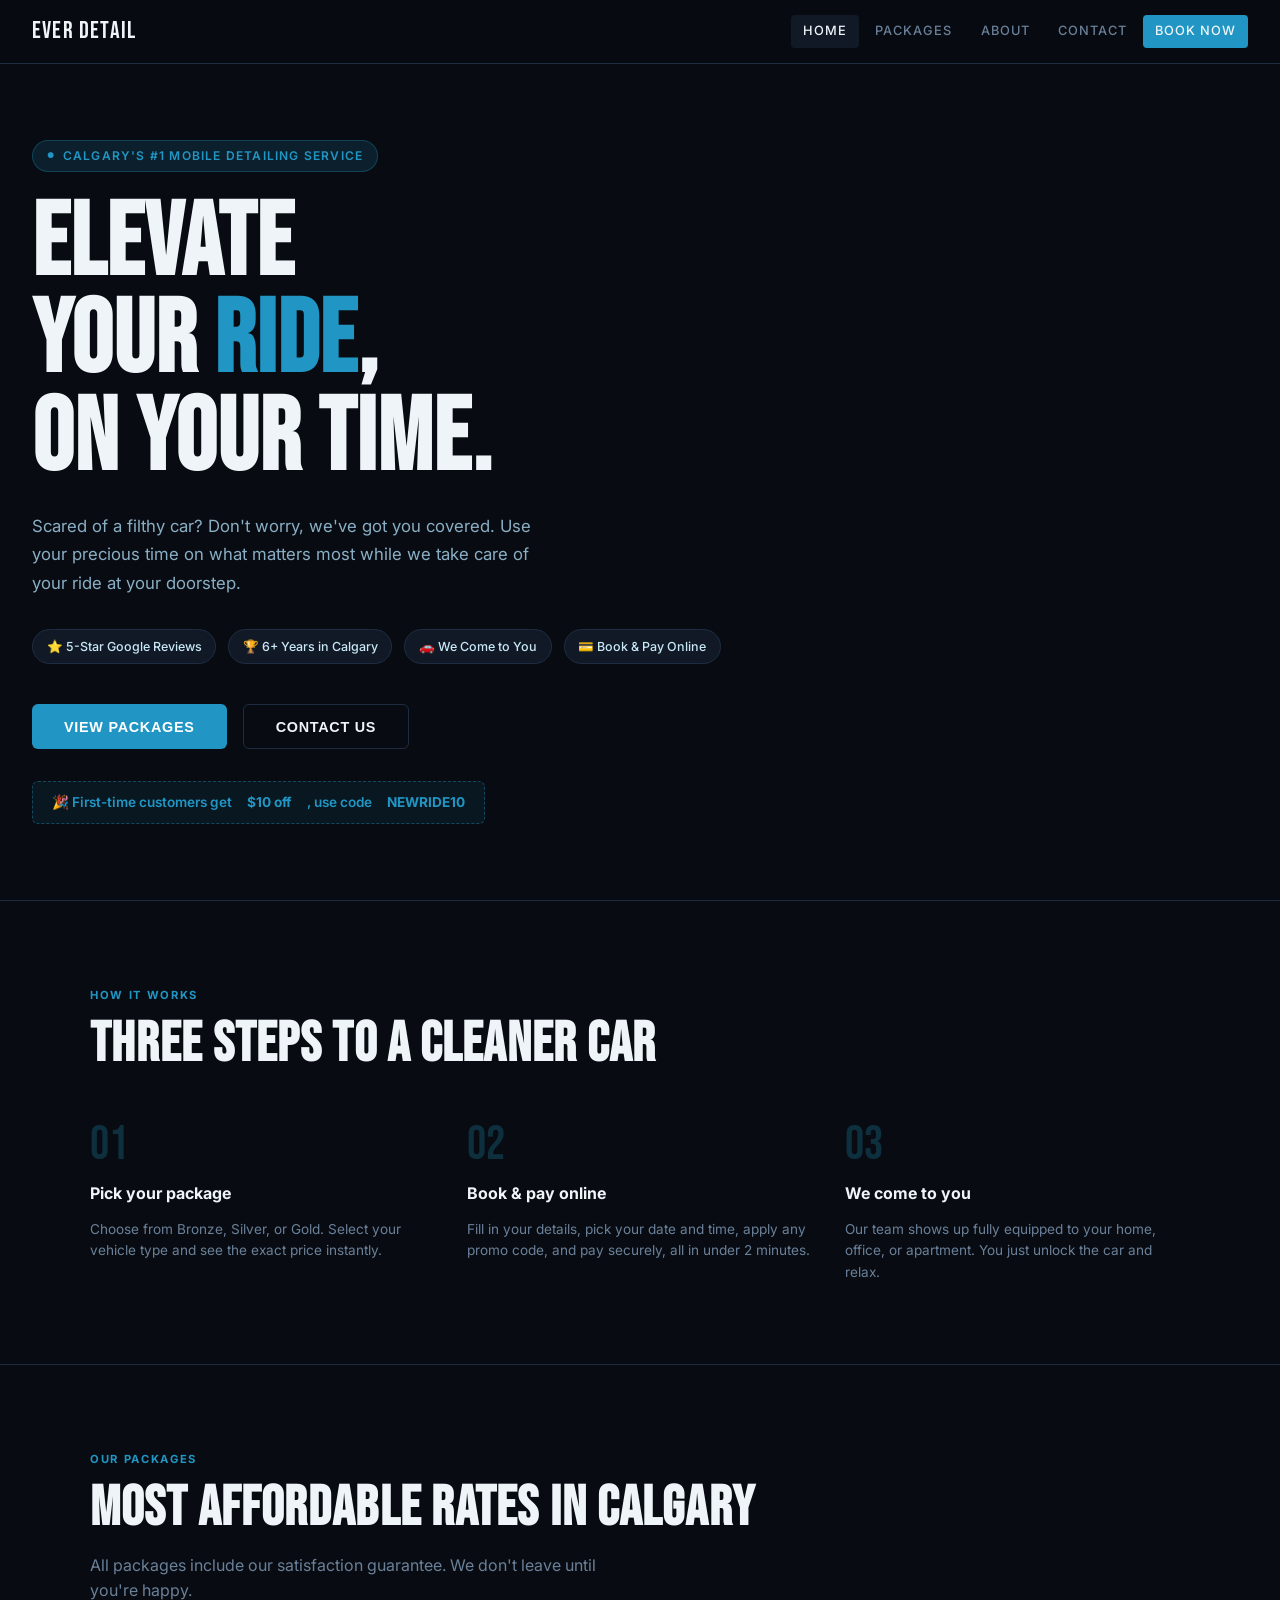
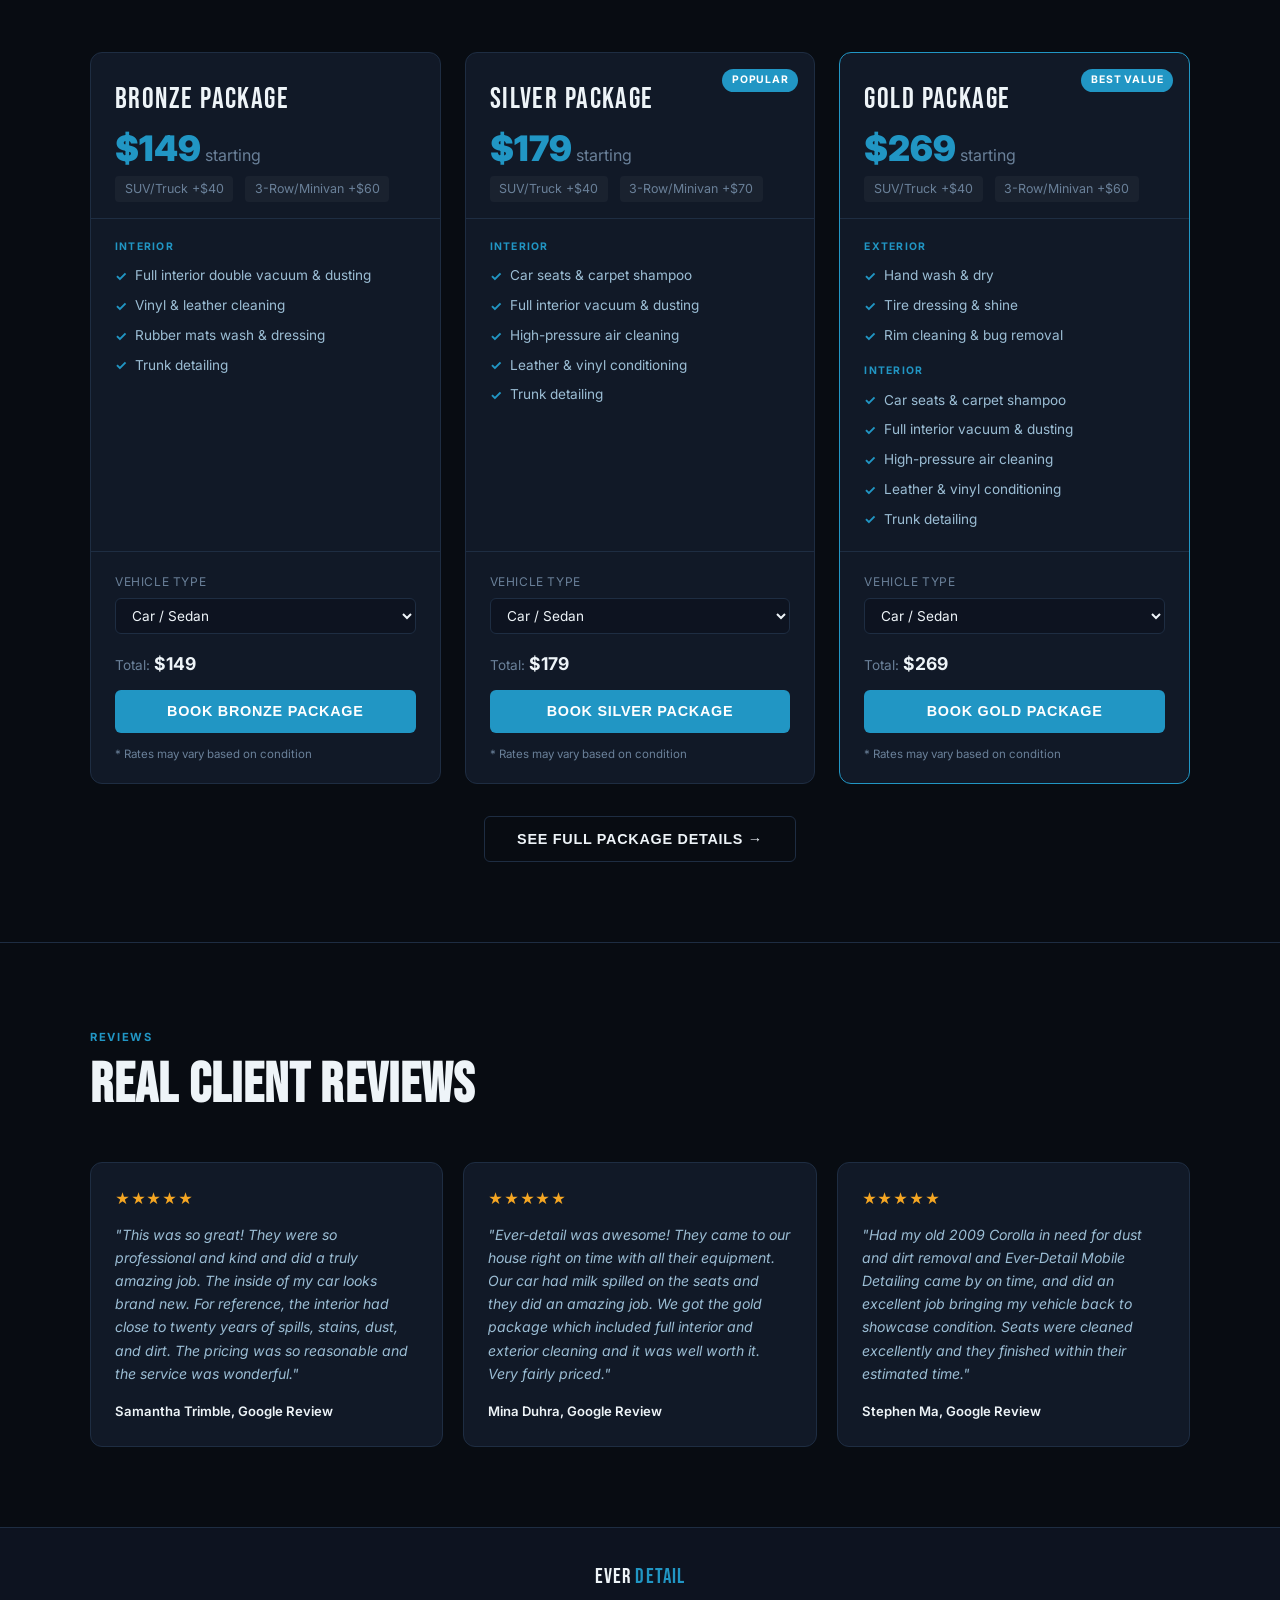
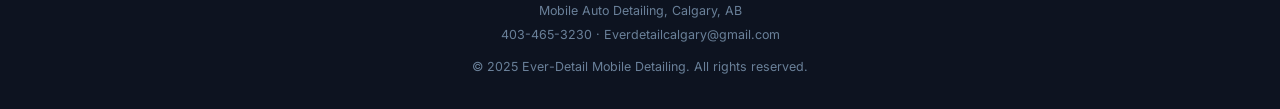
<file: index.html>
<!DOCTYPE html>
<html lang="en">
<head>
<meta charset="UTF-8">
<meta name="viewport" content="width=device-width, initial-scale=1.0">
<title>Ever-Detail Mobile Detailing | Calgary</title>
<link rel="preconnect" href="https://fonts.googleapis.com">
<link href="https://fonts.googleapis.com/css2?family=Inter:wght@400;500;600;700;900&family=Bebas+Neue&display=swap" rel="stylesheet">
<style>
  *, *::before, *::after { box-sizing: border-box; margin: 0; padding: 0; }

  :root {
    --black: #080c12;
    --dark: #0d1320;
    --card: #111927;
    --border: #1e2d42;
    --accent: #2196c4;
    --accent-light: #3bb8e8;
    --accent-glow: rgba(33,150,196,0.15);
    --ice: #c8e8f5;
    --white: #eef4f8;
    --muted: #6a8099;
    --font-display: 'Bebas Neue', sans-serif;
    --font-body: 'Inter', sans-serif;
  }

  html { scroll-behavior: smooth; }
  body {
    background: var(--black);
    color: var(--white);
    font-family: var(--font-body);
    font-size: 16px;
    line-height: 1.6;
    min-height: 100vh;
  }

  /* ── NAV ── */
  nav {
    position: fixed; top: 0; left: 0; right: 0; z-index: 100;
    display: flex; align-items: center; justify-content: space-between;
    padding: 0 2rem;
    height: 64px;
    background: rgba(8,12,18,0.97);
    backdrop-filter: blur(8px);
    border-bottom: 1px solid var(--border);
  }
  .nav-logo {
    font-family: var(--font-display);
    font-size: 1.5rem;
    letter-spacing: 0.05em;
    color: var(--white);
    cursor: pointer;
    user-select: none;
  }
  .nav-logo span { color: var(--accent); }
  .nav-links { display: flex; gap: 0.25rem; }
  .nav-links a {
    color: var(--muted);
    text-decoration: none;
    font-size: 0.8rem;
    font-weight: 500;
    letter-spacing: 0.08em;
    text-transform: uppercase;
    padding: 0.4rem 0.75rem;
    border-radius: 4px;
    transition: color 0.2s, background 0.2s;
    cursor: pointer;
  }
  .nav-links a:hover, .nav-links a.active { color: var(--white); background: var(--card); }
  .nav-cta {
    background: var(--accent) !important;
    color: var(--white) !important;
    border-radius: 4px;
  }
  .nav-cta:hover { background: var(--accent-light) !important; }
  .hamburger { display: none; cursor: pointer; background: none; border: none; color: var(--white); font-size: 1.4rem; padding: 0.5rem; }
  .mobile-menu {
    display: none; position: fixed; top: 64px; left: 0; right: 0;
    background: var(--dark); border-bottom: 1px solid var(--border);
    flex-direction: column; padding: 1rem; gap: 0.25rem; z-index: 99;
  }
  .mobile-menu.open { display: flex; }
  .mobile-menu a {
    color: var(--muted); text-decoration: none; font-size: 0.85rem;
    font-weight: 500; letter-spacing: 0.08em; text-transform: uppercase;
    padding: 0.75rem 1rem; border-radius: 4px; transition: color 0.2s, background 0.2s; cursor: pointer;
  }
  .mobile-menu a:hover { color: var(--white); background: var(--card); }

  /* ── PAGES ── */
  .page { display: none; padding-top: 64px; }
  .page.active { display: block; }

  /* ── HERO ── */
  .hero {
    min-height: calc(100vh - 64px);
    display: flex; flex-direction: column; justify-content: center;
    padding: 4rem 2rem;
    position: relative; overflow: hidden;
  }
  .hero-video-wrap {
    position: absolute; inset: 0; z-index: 0; overflow: hidden;
  }
  .hero-video-wrap video {
    width: 100%; height: 100%; object-fit: cover;
    filter: brightness(0.28) saturate(0.55);
  }
  .hero-video-wrap::after {
    content: '';
    position: absolute; inset: 0;
    background:
      linear-gradient(105deg, rgba(8,12,18,0.94) 38%, rgba(8,12,18,0.35) 100%),
      linear-gradient(180deg, transparent 55%, rgba(8,12,18,0.97) 100%);
  }
  .hero-content { position: relative; z-index: 1; max-width: 760px; }
  .hero-eyebrow {
    display: inline-flex; align-items: center; gap: 0.5rem;
    background: var(--accent-glow); border: 1px solid rgba(33,150,196,0.3);
    color: var(--accent); font-size: 0.75rem; font-weight: 600;
    letter-spacing: 0.1em; text-transform: uppercase;
    padding: 0.35rem 0.85rem; border-radius: 100px; margin-bottom: 1.5rem;
  }
  .hero-eyebrow::before { content: '●'; font-size: 0.5rem; animation: pulse 2s infinite; }
  @keyframes pulse { 0%,100%{opacity:1} 50%{opacity:0.3} }
  .hero h1 {
    font-family: var(--font-display);
    font-size: clamp(3rem, 8vw, 7rem);
    line-height: 0.95; letter-spacing: 0.01em;
    color: var(--white); margin-bottom: 1.5rem;
  }
  .hero h1 em { color: var(--accent); font-style: normal; }
  .hero p {
    font-size: 1.05rem; color: #8aafc5; max-width: 520px;
    margin-bottom: 2rem; line-height: 1.7;
  }
  .hero-badges {
    display: flex; flex-wrap: wrap; gap: 0.75rem; margin-bottom: 2.5rem;
  }
  .badge {
    display: inline-flex; align-items: center; gap: 0.4rem;
    background: var(--card); border: 1px solid var(--border);
    color: var(--ice); font-size: 0.78rem; font-weight: 500;
    padding: 0.4rem 0.85rem; border-radius: 100px;
  }
  .hero-actions { display: flex; gap: 1rem; flex-wrap: wrap; }
  .btn-primary {
    background: var(--accent); color: #fff;
    padding: 0.85rem 2rem; border-radius: 6px;
    font-weight: 700; font-size: 0.9rem; letter-spacing: 0.05em; text-transform: uppercase;
    border: none; cursor: pointer; transition: background 0.2s, transform 0.15s;
    text-decoration: none; display: inline-block;
  }
  .btn-primary:hover { background: var(--accent-light); transform: translateY(-1px); }
  .btn-secondary {
    background: transparent; color: var(--white);
    padding: 0.85rem 2rem; border-radius: 6px;
    font-weight: 600; font-size: 0.9rem; letter-spacing: 0.05em; text-transform: uppercase;
    border: 1px solid var(--border); cursor: pointer; transition: border-color 0.2s, background 0.2s;
    text-decoration: none; display: inline-block;
  }
  .btn-secondary:hover { border-color: #2a4a65; background: var(--card); }
  .promo-banner {
    margin-top: 2rem; display: inline-flex; align-items: center; gap: 0.75rem;
    background: rgba(33,150,196,0.08); border: 1px dashed rgba(33,150,196,0.4);
    padding: 0.6rem 1.2rem; border-radius: 6px;
    font-size: 0.85rem; color: var(--accent); font-weight: 600;
  }

  /* ── SECTION COMMONS ── */
  section { padding: 5rem 2rem; }
  .container { max-width: 1100px; margin: 0 auto; }
  .section-label {
    display: inline-block; font-size: 0.7rem; font-weight: 700;
    letter-spacing: 0.15em; text-transform: uppercase; color: var(--accent);
    margin-bottom: 0.75rem;
  }
  .section-title {
    font-family: var(--font-display); font-size: clamp(2rem, 5vw, 3.5rem);
    letter-spacing: 0.02em; line-height: 1; margin-bottom: 1rem; color: var(--white);
  }
  .section-sub { color: var(--muted); font-size: 1rem; max-width: 520px; }
  .section-header { margin-bottom: 3rem; }
  hr.divider { border: none; border-top: 1px solid var(--border); margin: 0; }

  /* ── PACKAGES ── */
  .packages-grid {
    display: grid;
    grid-template-columns: repeat(auto-fit, minmax(280px, 1fr));
    gap: 1.5rem;
  }
  .pkg-card {
    background: var(--card); border: 1px solid var(--border);
    border-radius: 12px; overflow: hidden;
    display: flex; flex-direction: column;
    transition: border-color 0.2s, transform 0.2s;
  }
  .pkg-card:hover { border-color: #1e3a52; transform: translateY(-2px); }
  .pkg-card.featured { border-color: var(--accent); }
  .pkg-header {
    padding: 1.5rem 1.5rem 1rem;
    border-bottom: 1px solid var(--border);
    position: relative;
  }
  .pkg-badge {
    position: absolute; top: 1rem; right: 1rem;
    background: var(--accent); color: #fff;
    font-size: 0.65rem; font-weight: 700; letter-spacing: 0.08em; text-transform: uppercase;
    padding: 0.2rem 0.6rem; border-radius: 100px;
  }
  .pkg-name {
    font-family: var(--font-display); font-size: 1.8rem;
    letter-spacing: 0.05em; color: var(--white); margin-bottom: 0.5rem;
  }
  .pkg-price {
    font-size: 2.2rem; font-weight: 900; color: var(--accent); line-height: 1;
  }
  .pkg-price span { font-size: 1rem; font-weight: 400; color: var(--muted); margin-left: 0.25rem; }
  .pkg-upcharges {
    margin-top: 0.6rem; font-size: 0.78rem; color: var(--muted);
    display: flex; gap: 0.75rem; flex-wrap: wrap;
  }
  .pkg-upcharge { background: rgba(255,255,255,0.04); padding: 0.2rem 0.6rem; border-radius: 4px; }
  .pkg-body { padding: 1.25rem 1.5rem; flex: 1; }
  .pkg-section-label {
    font-size: 0.65rem; font-weight: 700; letter-spacing: 0.12em; text-transform: uppercase;
    color: var(--accent); margin-bottom: 0.6rem; margin-top: 1rem;
  }
  .pkg-section-label:first-child { margin-top: 0; }
  .pkg-features { list-style: none; display: flex; flex-direction: column; gap: 0.45rem; }
  .pkg-features li {
    display: flex; align-items: flex-start; gap: 0.5rem;
    font-size: 0.85rem; color: #9bbdd4;
  }
  .pkg-features li::before {
    content: '✓'; color: var(--accent); font-weight: 700;
    flex-shrink: 0; margin-top: 0.05rem;
  }
  .pkg-footer { padding: 1.25rem 1.5rem; border-top: 1px solid var(--border); }
  .pkg-note { font-size: 0.72rem; color: var(--muted); margin-top: 0.75rem; }

  /* vehicle selector inside card */
  .vehicle-selector { margin-bottom: 1rem; }
  .vehicle-selector label { font-size: 0.75rem; color: var(--muted); display: block; margin-bottom: 0.4rem; letter-spacing: 0.05em; text-transform: uppercase; }
  .vehicle-selector select {
    width: 100%; background: var(--dark); color: var(--white);
    border: 1px solid var(--border); border-radius: 6px;
    padding: 0.5rem 0.75rem; font-size: 0.85rem; font-family: var(--font-body);
    cursor: pointer; appearance: auto;
  }
  .pkg-total { font-size: 0.85rem; color: var(--muted); margin-bottom: 0.75rem; }
  .pkg-total strong { color: var(--white); font-size: 1.1rem; }

  /* ── BOOKING MODAL ── */
  .modal-overlay {
    display: none; position: fixed; inset: 0; z-index: 200;
    background: rgba(0,0,0,0.85); align-items: center; justify-content: center;
    padding: 1rem;
  }
  .modal-overlay.open { display: flex; }
  .modal {
    background: var(--dark); border: 1px solid var(--border);
    border-radius: 16px; padding: 2rem; width: 100%; max-width: 520px;
    max-height: 90vh; overflow-y: auto;
    position: relative;
  }
  .modal-close {
    position: absolute; top: 1rem; right: 1rem;
    background: none; border: none; color: var(--muted);
    font-size: 1.4rem; cursor: pointer; padding: 0.25rem 0.5rem;
    border-radius: 4px; transition: color 0.2s, background 0.2s;
  }
  .modal-close:hover { color: var(--white); background: var(--card); }
  .modal h2 { font-family: var(--font-display); font-size: 2rem; margin-bottom: 0.25rem; letter-spacing: 0.03em; }
  .modal-pkg-info { font-size: 0.85rem; color: var(--muted); margin-bottom: 1.5rem; }
  .modal-pkg-info strong { color: var(--accent); }
  .form-group { margin-bottom: 1rem; }
  .form-group label { display: block; font-size: 0.78rem; font-weight: 600; letter-spacing: 0.06em; text-transform: uppercase; color: var(--muted); margin-bottom: 0.4rem; }
  .form-group input, .form-group select, .form-group textarea {
    width: 100%; background: var(--card); color: var(--white);
    border: 1px solid var(--border); border-radius: 6px;
    padding: 0.65rem 0.85rem; font-size: 0.9rem; font-family: var(--font-body);
    transition: border-color 0.2s;
  }
  .form-group input:focus, .form-group select:focus, .form-group textarea:focus {
    outline: none; border-color: var(--accent);
  }
  .form-group textarea { resize: vertical; min-height: 80px; }
  .form-row { display: grid; grid-template-columns: 1fr 1fr; gap: 0.75rem; }
  .modal-divider { border: none; border-top: 1px solid var(--border); margin: 1.25rem 0; }
  .payment-section-label { font-size: 0.75rem; font-weight: 700; letter-spacing: 0.1em; text-transform: uppercase; color: var(--muted); margin-bottom: 1rem; }
  .payment-options { display: grid; grid-template-columns: 1fr 1fr; gap: 0.75rem; margin-bottom: 1.25rem; }
  .payment-opt {
    background: var(--card); border: 1px solid var(--border);
    border-radius: 8px; padding: 0.85rem; cursor: pointer;
    transition: border-color 0.2s; text-align: center;
  }
  .payment-opt:hover { border-color: #2a4a65; }
  .payment-opt.selected { border-color: var(--accent); background: rgba(33,150,196,0.06); }
  .payment-opt .pay-icon { font-size: 1.4rem; margin-bottom: 0.3rem; }
  .payment-opt .pay-label { font-size: 0.78rem; font-weight: 600; color: var(--white); }
  .payment-opt .pay-sub { font-size: 0.68rem; color: var(--muted); margin-top: 0.15rem; }
  .promo-row { display: flex; gap: 0.5rem; margin-bottom: 1rem; }
  .promo-row input { flex: 1; }
  .btn-promo {
    background: var(--card); border: 1px solid var(--border); color: var(--white);
    padding: 0 1rem; border-radius: 6px; font-size: 0.8rem; font-weight: 600;
    cursor: pointer; white-space: nowrap; transition: border-color 0.2s;
  }
  .btn-promo:hover { border-color: #2a4a65; }
  .promo-success { font-size: 0.78rem; color: #5cca8a; margin-top: -0.5rem; margin-bottom: 0.75rem; }
  .order-summary { background: var(--card); border-radius: 8px; padding: 1rem 1.1rem; margin-bottom: 1.25rem; }
  .order-row { display: flex; justify-content: space-between; font-size: 0.85rem; padding: 0.3rem 0; }
  .order-row.total { border-top: 1px solid var(--border); margin-top: 0.5rem; padding-top: 0.65rem; font-weight: 700; font-size: 0.95rem; color: var(--white); }
  .order-discount { color: #5cca8a; }
  .stripe-note { display: flex; align-items: center; gap: 0.5rem; font-size: 0.72rem; color: var(--muted); margin-bottom: 1.25rem; }
  .stripe-note svg { flex-shrink: 0; }

  /* ── TESTIMONIALS ── */
  .reviews-grid { display: grid; grid-template-columns: repeat(auto-fit, minmax(280px, 1fr)); gap: 1.25rem; }
  .review-card {
    background: var(--card); border: 1px solid var(--border);
    border-radius: 12px; padding: 1.5rem;
  }
  .review-stars { color: #f5a623; font-size: 0.9rem; margin-bottom: 0.75rem; letter-spacing: 0.05em; }
  .review-text { font-size: 0.88rem; color: #9bbdd4; line-height: 1.65; margin-bottom: 1rem; font-style: italic; }
  .review-author { font-size: 0.82rem; font-weight: 600; color: var(--white); }

  /* ── ABOUT / HOW IT WORKS ── */
  .steps-grid { display: grid; grid-template-columns: repeat(auto-fit, minmax(220px, 1fr)); gap: 2rem; }
  .step { display: flex; flex-direction: column; gap: 0.75rem; }
  .step-num {
    font-family: var(--font-display); font-size: 3rem; color: rgba(33,150,196,0.25);
    line-height: 1;
  }
  .step h3 { font-size: 1rem; font-weight: 700; color: var(--white); }
  .step p { font-size: 0.85rem; color: var(--muted); line-height: 1.6; }

  /* ── CONTACT ── */
  .contact-grid { display: grid; grid-template-columns: 1fr 1fr; gap: 3rem; }
  @media (max-width: 640px) { .contact-grid { grid-template-columns: 1fr; } }
  .contact-info { display: flex; flex-direction: column; gap: 1.5rem; }
  .contact-item { display: flex; gap: 1rem; align-items: flex-start; }
  .contact-icon {
    width: 40px; height: 40px; border-radius: 8px;
    background: rgba(33,150,196,0.1); border: 1px solid rgba(33,150,196,0.2);
    display: flex; align-items: center; justify-content: center;
    font-size: 1.1rem; flex-shrink: 0;
  }
  .contact-item-label { font-size: 0.72rem; font-weight: 700; letter-spacing: 0.08em; text-transform: uppercase; color: var(--muted); margin-bottom: 0.25rem; }
  .contact-item-value { font-size: 0.9rem; color: var(--white); }
  .hours-grid { display: flex; flex-direction: column; gap: 0.4rem; }
  .hour-row { display: flex; justify-content: space-between; font-size: 0.85rem; }
  .hour-row .day { color: var(--muted); }
  .hour-row .time { color: var(--white); font-weight: 500; }

  /* ── FOOTER ── */
  footer {
    background: var(--dark); border-top: 1px solid var(--border);
    padding: 2rem; text-align: center;
  }
  footer .footer-logo { font-family: var(--font-display); font-size: 1.3rem; letter-spacing: 0.05em; margin-bottom: 0.5rem; }
  footer .footer-logo span { color: var(--accent); }
  footer p { font-size: 0.78rem; color: var(--muted); }

  /* ── RESPONSIVE ── */
  @media (max-width: 768px) {
    .nav-links { display: none; }
    .hamburger { display: block; }
    .packages-grid { grid-template-columns: 1fr; }
    .form-row { grid-template-columns: 1fr; }
    .payment-options { grid-template-columns: 1fr 1fr; }
    section { padding: 3.5rem 1.25rem; }
    .hero { padding: 3rem 1.25rem; min-height: auto; }
  }
  @media (max-width: 400px) {
    .payment-options { grid-template-columns: 1fr; }
  }
</style>
</head>
<body>

<!-- ── NAV ── -->
<nav>
  <div class="nav-logo" onclick="showPage('home')">EVER<span> </span>DETAIL</div>
  <div class="nav-links">
    <a onclick="showPage('home')" id="nav-home" class="active">Home</a>
    <a onclick="showPage('packages')" id="nav-packages">Packages</a>
    <a onclick="showPage('about')" id="nav-about">About</a>
    <a onclick="showPage('contact')" id="nav-contact">Contact</a>
    <a onclick="openBookingFromNav()" class="nav-cta">Book Now</a>
  </div>
  <button class="hamburger" onclick="toggleMenu()" aria-label="Menu">☰</button>
</nav>
<div class="mobile-menu" id="mobile-menu">
  <a onclick="showPage('home');toggleMenu()">Home</a>
  <a onclick="showPage('packages');toggleMenu()">Packages</a>
  <a onclick="showPage('about');toggleMenu()">About</a>
  <a onclick="showPage('contact');toggleMenu()">Contact</a>
  <a onclick="openBookingFromNav();toggleMenu()" style="color:var(--accent)">Book Now</a>
</div>

<!-- ══════════════════════════════════════
     PAGE: HOME
══════════════════════════════════════ -->
<div class="page active" id="page-home">

  <!-- HERO -->
  <section class="hero">
    <div class="hero-video-wrap">
      <!-- Royalty-free car detailing footage from Pexels (no account needed) -->
      <video autoplay muted loop playsinline preload="none"
        poster="https://images.pexels.com/photos/3874337/pexels-photo-3874337.jpeg?auto=compress&cs=tinysrgb&w=1260&h=750&dpr=1">
        <source src="https://videos.pexels.com/video-files/3209828/3209828-uhd_2560_1440_25fps.mp4" type="video/mp4">
      </video>
    </div>
    <div class="hero-content">
      <div class="hero-eyebrow">Calgary's #1 Mobile Detailing Service</div>
      <h1>Elevate<br>Your <em>Ride</em>,<br>On Your Time.</h1>
      <p>Scared of a filthy car? Don't worry, we've got you covered. Use your precious time on what matters most while we take care of your ride at your doorstep.</p>
      <div class="hero-badges">
        <span class="badge">⭐ 5-Star Google Reviews</span>
        <span class="badge">🏆 6+ Years in Calgary</span>
        <span class="badge">🚗 We Come to You</span>
        <span class="badge">💳 Book & Pay Online</span>
      </div>
      <div class="hero-actions">
        <button class="btn-primary" onclick="showPage('packages')">View Packages</button>
        <button class="btn-secondary" onclick="showPage('contact')">Contact Us</button>
      </div>
      <div class="promo-banner">
        🎉 First-time customers get <strong style="margin:0 0.2rem">$10 off</strong>, use code <strong style="margin-left:0.2rem">NEWRIDE10</strong>
      </div>
    </div>
  </section>

  <hr class="divider">

  <!-- HOW IT WORKS -->
  <section>
    <div class="container">
      <div class="section-header">
        <span class="section-label">How it works</span>
        <h2 class="section-title">Three steps to a cleaner car</h2>
      </div>
      <div class="steps-grid">
        <div class="step">
          <div class="step-num">01</div>
          <h3>Pick your package</h3>
          <p>Choose from Bronze, Silver, or Gold. Select your vehicle type and see the exact price instantly.</p>
        </div>
        <div class="step">
          <div class="step-num">02</div>
          <h3>Book & pay online</h3>
          <p>Fill in your details, pick your date and time, apply any promo code, and pay securely, all in under 2 minutes.</p>
        </div>
        <div class="step">
          <div class="step-num">03</div>
          <h3>We come to you</h3>
          <p>Our team shows up fully equipped to your home, office, or apartment. You just unlock the car and relax.</p>
        </div>
      </div>
    </div>
  </section>

  <hr class="divider">

  <!-- MINI PACKAGES PREVIEW -->
  <section>
    <div class="container">
      <div class="section-header">
        <span class="section-label">Our Packages</span>
        <h2 class="section-title">Most affordable rates in Calgary</h2>
        <p class="section-sub">All packages include our satisfaction guarantee. We don't leave until you're happy.</p>
      </div>
      <div class="packages-grid" id="home-packages"></div>
      <div style="text-align:center;margin-top:2rem">
        <button class="btn-secondary" onclick="showPage('packages')">See full package details →</button>
      </div>
    </div>
  </section>

  <hr class="divider">

  <!-- TESTIMONIALS -->
  <section>
    <div class="container">
      <div class="section-header">
        <span class="section-label">Reviews</span>
        <h2 class="section-title">Real client reviews</h2>
      </div>
      <div class="reviews-grid">
        <div class="review-card">
          <div class="review-stars">★★★★★</div>
          <p class="review-text">"This was so great! They were so professional and kind and did a truly amazing job. The inside of my car looks brand new. For reference, the interior had close to twenty years of spills, stains, dust, and dirt. The pricing was so reasonable and the service was wonderful."</p>
          <div class="review-author">Samantha Trimble, Google Review</div>
        </div>
        <div class="review-card">
          <div class="review-stars">★★★★★</div>
          <p class="review-text">"Ever-detail was awesome! They came to our house right on time with all their equipment. Our car had milk spilled on the seats and they did an amazing job. We got the gold package which included full interior and exterior cleaning and it was well worth it. Very fairly priced."</p>
          <div class="review-author">Mina Duhra, Google Review</div>
        </div>
        <div class="review-card">
          <div class="review-stars">★★★★★</div>
          <p class="review-text">"Had my old 2009 Corolla in need for dust and dirt removal and Ever-Detail Mobile Detailing came by on time, and did an excellent job bringing my vehicle back to showcase condition. Seats were cleaned excellently and they finished within their estimated time."</p>
          <div class="review-author">Stephen Ma, Google Review</div>
        </div>
      </div>
    </div>
  </section>
</div>

<!-- ══════════════════════════════════════
     PAGE: PACKAGES
══════════════════════════════════════ -->
<div class="page" id="page-packages">
  <section>
    <div class="container">
      <div class="section-header">
        <span class="section-label">Pricing</span>
        <h2 class="section-title">Choose your package</h2>
        <p class="section-sub">Select your vehicle type to see the exact price. All packages include our satisfaction guarantee.</p>
      </div>
      <div class="packages-grid" id="full-packages"></div>
      <p style="margin-top:1.5rem;font-size:0.8rem;color:var(--muted);text-align:center">* Rates may vary based on vehicle condition. Call or text us at <strong style="color:var(--white)">403-465-3230</strong> for a custom quote.</p>
    </div>
  </section>
</div>

<!-- ══════════════════════════════════════
     PAGE: ABOUT
══════════════════════════════════════ -->
<div class="page" id="page-about">
  <section>
    <div class="container" style="max-width:720px">
      <span class="section-label">Who we are</span>
      <h2 class="section-title" style="margin-bottom:1.5rem">Calgary's detail shop on wheels</h2>
      <p style="color:#bbb;line-height:1.8;margin-bottom:1.25rem">Ever-Detail is a mobile car detailing service operating across Calgary and surrounding areas. With over 6 years in the industry, we pride ourselves on offering the finest quality detailing and customer service, right at your doorstep.</p>
      <p style="color:#bbb;line-height:1.8;margin-bottom:1.25rem">There's no job too big or too small for Ever-Detail. We specialize in car detailing but we can also handle your luxury car, SUV, truck, boat, and even aircraft detailing needs.</p>
      <p style="color:#bbb;line-height:1.8;margin-bottom:2.5rem">We are fully equipped, you don't need to provide anything. As long as you give us access to your vehicle, we take care of the rest. We operate Monday through Saturday and serve all Calgary neighbourhoods and surrounding areas.</p>
      <div style="display:flex;gap:1rem;flex-wrap:wrap">
        <button class="btn-primary" onclick="showPage('packages')">View Packages</button>
        <button class="btn-secondary" onclick="showPage('contact')">Get in Touch</button>
      </div>
    </div>
  </section>
  <hr class="divider">
  <section>
    <div class="container">
      <span class="section-label">Reviews</span>
      <h2 class="section-title" style="margin-bottom:2rem">What clients say</h2>
      <div class="reviews-grid">
        <div class="review-card">
          <div class="review-stars">★★★★★</div>
          <p class="review-text">"This was so great! They were so professional and kind and did a truly amazing job. The inside of my car looks brand new. The pricing was so reasonable and the service was wonderful. Thank you!"</p>
          <div class="review-author">Samantha Trimble</div>
        </div>
        <div class="review-card">
          <div class="review-stars">★★★★★</div>
          <p class="review-text">"Ever-detail was awesome! They came to our house right on time. Our car had milk spilled on the seats and they did an amazing job to shampoo the interior to get out the smell. 100% recommend."</p>
          <div class="review-author">Mina Duhra</div>
        </div>
        <div class="review-card">
          <div class="review-stars">★★★★★</div>
          <p class="review-text">"Excellent job bringing my vehicle back to showcase condition. Service was prompt and answered swiftly over text. Finished within their estimated time. Can highly recommend!"</p>
          <div class="review-author">Stephen Ma</div>
        </div>
      </div>
    </div>
  </section>
</div>

<!-- ══════════════════════════════════════
     PAGE: CONTACT
══════════════════════════════════════ -->
<div class="page" id="page-contact">
  <section>
    <div class="container">
      <div class="section-header">
        <span class="section-label">Get in touch</span>
        <h2 class="section-title">We'd love to hear from you</h2>
      </div>
      <div class="contact-grid">
        <div class="contact-info">
          <div class="contact-item">
            <div class="contact-icon">📞</div>
            <div>
              <div class="contact-item-label">Call / Text</div>
              <div class="contact-item-value"><a href="tel:4034653230" style="color:var(--white);text-decoration:none">403-465-3230</a></div>
            </div>
          </div>
          <div class="contact-item">
            <div class="contact-icon">✉️</div>
            <div>
              <div class="contact-item-label">Email</div>
              <div class="contact-item-value"><a href="mailto:Everdetailcalgary@gmail.com" style="color:var(--white);text-decoration:none">Everdetailcalgary@gmail.com</a></div>
            </div>
          </div>
          <div class="contact-item">
            <div class="contact-icon">📍</div>
            <div>
              <div class="contact-item-label">Service Area</div>
              <div class="contact-item-value">Calgary, AB &amp; surrounding areas</div>
            </div>
          </div>
          <div class="contact-item">
            <div class="contact-icon">🕐</div>
            <div>
              <div class="contact-item-label">Hours</div>
              <div class="hours-grid" style="margin-top:0.25rem">
                <div class="hour-row"><span class="day">Monday – Friday</span><span class="time">8:00am – 6:00pm</span></div>
                <div class="hour-row"><span class="day">Saturday</span><span class="time">8:00am – 2:00pm</span></div>
                <div class="hour-row"><span class="day">Sunday</span><span class="time">Closed</span></div>
              </div>
            </div>
          </div>
        </div>
        <div>
          <div style="background:var(--card);border:1px solid var(--border);border-radius:12px;padding:1.75rem">
            <h3 style="font-family:var(--font-display);font-size:1.5rem;letter-spacing:0.03em;margin-bottom:1.25rem">Send a message</h3>
            <div class="form-group">
              <label>Your name</label>
              <input type="text" placeholder="Jane Smith">
            </div>
            <div class="form-group">
              <label>Phone or email</label>
              <input type="text" placeholder="403-000-0000 or jane@email.com">
            </div>
            <div class="form-group">
              <label>Message</label>
              <textarea placeholder="Ask about availability, custom quotes, fleet pricing..."></textarea>
            </div>
            <button class="btn-primary" style="width:100%" onclick="submitContact()">Send Message</button>
            <p style="font-size:0.75rem;color:var(--muted);margin-top:0.75rem;text-align:center">Or just text us at <a href="sms:4034653230" style="color:var(--accent)">403-465-3230</a>, fastest response.</p>
          </div>
        </div>
      </div>
    </div>
  </section>
</div>

<!-- ── FOOTER ── -->
<footer>
  <div class="footer-logo">EVER<span> DETAIL</span></div>
  <p>Mobile Auto Detailing, Calgary, AB</p>
  <p style="margin-top:0.25rem">403-465-3230 · Everdetailcalgary@gmail.com</p>
  <p style="margin-top:0.75rem">© 2025 Ever-Detail Mobile Detailing. All rights reserved.</p>
</footer>

<!-- ══════════════════════════════════════
     BOOKING MODAL
══════════════════════════════════════ -->
<div class="modal-overlay" id="booking-modal">
  <div class="modal">
    <button class="modal-close" onclick="closeModal()">✕</button>
    <h2>Book Your Detail</h2>
    <p class="modal-pkg-info" id="modal-pkg-info">Gold Package, Car/Sedan · <strong>$269</strong></p>

    <div class="form-row">
      <div class="form-group">
        <label>First name</label>
        <input type="text" id="f-fname" placeholder="Jane">
      </div>
      <div class="form-group">
        <label>Last name</label>
        <input type="text" id="f-lname" placeholder="Smith">
      </div>
    </div>
    <div class="form-group">
      <label>Phone number</label>
      <input type="tel" id="f-phone" placeholder="403-000-0000">
    </div>
    <div class="form-group">
      <label>Email address</label>
      <input type="email" id="f-email" placeholder="jane@email.com">
    </div>
    <div class="form-group">
      <label>Service address</label>
      <input type="text" id="f-address" placeholder="123 Main St NE, Calgary">
    </div>
    <div class="form-row">
      <div class="form-group">
        <label>Preferred date</label>
        <input type="date" id="f-date">
      </div>
      <div class="form-group">
        <label>Preferred time</label>
        <select id="f-time">
          <option>8:00 AM</option>
          <option>9:00 AM</option>
          <option>10:00 AM</option>
          <option>11:00 AM</option>
          <option>12:00 PM</option>
          <option>1:00 PM</option>
          <option>2:00 PM</option>
          <option>3:00 PM</option>
          <option>4:00 PM</option>
        </select>
      </div>
    </div>
    <div class="form-group">
      <label>Vehicle make &amp; model</label>
      <input type="text" id="f-vehicle" placeholder="e.g. 2020 Honda Civic">
    </div>
    <div class="form-group">
      <label>Notes (optional)</label>
      <textarea id="f-notes" placeholder="Pet hair, stains, anything we should know..."></textarea>
    </div>

    <hr class="modal-divider">
    <div class="payment-section-label">Payment method</div>
    <div class="payment-options">
      <div class="payment-opt selected" onclick="selectPayment('stripe',this)">
        <div class="pay-icon">💳</div>
        <div class="pay-label">Pay now online</div>
        <div class="pay-sub">Secure via Stripe</div>
      </div>
      <div class="payment-opt" onclick="selectPayment('etransfer',this)">
        <div class="pay-icon">🏦</div>
        <div class="pay-label">E-Transfer</div>
        <div class="pay-sub">Sent before arrival</div>
      </div>
    </div>

    <div class="promo-row">
      <input type="text" id="promo-input" placeholder="Promo code (e.g. NEWRIDE10)" style="text-transform:uppercase">
      <button class="btn-promo" onclick="applyPromo()">Apply</button>
    </div>
    <div id="promo-msg"></div>

    <div class="order-summary" id="order-summary">
      <div class="order-row"><span id="sum-pkg">Gold Package</span><span id="sum-base">$269</span></div>
      <div class="order-row"><span id="sum-vehicle-row">Car/Sedan</span><span id="sum-upcharge">+$0</span></div>
      <div class="order-row order-discount" id="sum-discount-row" style="display:none"><span>Promo (NEWRIDE10)</span><span>-$10</span></div>
      <div class="order-row total"><span>Total</span><span id="sum-total">$269</span></div>
    </div>

    <div class="stripe-note">
      <svg width="16" height="16" viewBox="0 0 24 24" fill="none" stroke="currentColor" stroke-width="2"><rect x="3" y="11" width="18" height="11" rx="2"/><path d="M7 11V7a5 5 0 0 1 10 0v4"/></svg>
      Payments are processed securely by Stripe. Ever-Detail never stores your card details.
    </div>

    <button class="btn-primary" style="width:100%;font-size:1rem;padding:1rem" onclick="submitBooking()" id="submit-btn">
      Confirm &amp; Pay <span id="submit-total">$269</span>
    </button>
    <p style="font-size:0.72rem;color:var(--muted);text-align:center;margin-top:0.75rem">
      Questions? Call or text us at <a href="tel:4034653230" style="color:var(--accent)">403-465-3230</a>
    </p>
  </div>
</div>

<script>
// ── DATA ──
const PACKAGES = [
  {
    id: 'bronze',
    name: 'Bronze',
    base: 149,
    upcharges: { sedan: 0, suv: 40, minivan: 60 },
    badge: null,
    sections: [
      { label: 'Interior', items: [
        'Full interior double vacuum & dusting',
        'Vinyl & leather cleaning',
        'Rubber mats wash & dressing',
        'Trunk detailing',
      ]},
    ],
  },
  {
    id: 'silver',
    name: 'Silver',
    base: 179,
    upcharges: { sedan: 0, suv: 40, minivan: 70 },
    badge: 'Popular',
    sections: [
      { label: 'Interior', items: [
        'Car seats & carpet shampoo',
        'Full interior vacuum & dusting',
        'High-pressure air cleaning',
        'Leather & vinyl conditioning',
        'Trunk detailing',
      ]},
    ],
  },
  {
    id: 'gold',
    name: 'Gold',
    base: 269,
    upcharges: { sedan: 0, suv: 40, minivan: 60 },
    badge: 'Best Value',
    sections: [
      { label: 'Exterior', items: [
        'Hand wash & dry',
        'Tire dressing & shine',
        'Rim cleaning & bug removal',
      ]},
      { label: 'Interior', items: [
        'Car seats & carpet shampoo',
        'Full interior vacuum & dusting',
        'High-pressure air cleaning',
        'Leather & vinyl conditioning',
        'Trunk detailing',
      ]},
    ],
  },
];

const VEHICLE_LABELS = { sedan: 'Car / Sedan', suv: 'SUV & Truck', minivan: '3-Row & Minivan' };
const PROMO_CODES = { 'NEWRIDE10': 10 };

// ── STATE ──
let currentPkg = PACKAGES[2];
let currentVehicle = 'sedan';
let selectedPayment = 'stripe';
let promoDiscount = 0;
let promoApplied = '';

// ── NAV ──
function showPage(name) {
  document.querySelectorAll('.page').forEach(p => p.classList.remove('active'));
  document.getElementById('page-' + name).classList.add('active');
  document.querySelectorAll('.nav-links a').forEach(a => a.classList.remove('active'));
  const el = document.getElementById('nav-' + name);
  if (el) el.classList.add('active');
  window.scrollTo(0, 0);
}

function toggleMenu() {
  document.getElementById('mobile-menu').classList.toggle('open');
}

// ── RENDER PACKAGE CARDS ──
function renderCard(pkg, container) {
  const card = document.createElement('div');
  card.className = 'pkg-card' + (pkg.badge === 'Best Value' ? ' featured' : '');

  const upchargeSedan = pkg.upcharges.sedan;
  const upchargeSuv   = pkg.upcharges.suv;
  const upchargeVan   = pkg.upcharges.minivan;

  let sectionsHTML = '';
  pkg.sections.forEach(s => {
    sectionsHTML += `<div class="pkg-section-label">${s.label}</div><ul class="pkg-features">`;
    s.items.forEach(i => { sectionsHTML += `<li>${i}</li>`; });
    sectionsHTML += '</ul>';
  });

  card.innerHTML = `
    <div class="pkg-header">
      ${pkg.badge ? `<div class="pkg-badge">${pkg.badge}</div>` : ''}
      <div class="pkg-name">${pkg.name} Package</div>
      <div class="pkg-price" id="${container}-${pkg.id}-price">$${pkg.base}<span>starting</span></div>
      <div class="pkg-upcharges">
        ${upchargeSuv ? `<span class="pkg-upcharge">SUV/Truck +$${upchargeSuv}</span>` : ''}
        ${upchargeVan ? `<span class="pkg-upcharge">3-Row/Minivan +$${upchargeVan}</span>` : ''}
      </div>
    </div>
    <div class="pkg-body">${sectionsHTML}</div>
    <div class="pkg-footer">
      <div class="vehicle-selector">
        <label>Vehicle type</label>
        <select onchange="updateCardPrice('${container}','${pkg.id}',this.value,${pkg.base},${JSON.stringify(pkg.upcharges)})">
          <option value="sedan">Car / Sedan</option>
          <option value="suv">SUV & Truck (+$${upchargeSuv})</option>
          <option value="minivan">3-Row & Minivan (+$${upchargeVan})</option>
        </select>
      </div>
      <div class="pkg-total">Total: <strong id="${container}-${pkg.id}-total">$${pkg.base}</strong></div>
      <button class="btn-primary" style="width:100%" onclick="openBooking('${pkg.id}','sedan')">
        Book ${pkg.name} Package
      </button>
      <p class="pkg-note">* Rates may vary based on condition</p>
    </div>
  `;
  document.getElementById(container).appendChild(card);
}

function updateCardPrice(container, pkgId, vehicle, base, upcharges) {
  const up = upcharges[vehicle] || 0;
  const total = base + up;
  document.getElementById(`${container}-${pkgId}-price`).innerHTML = `$${total}<span>/ ${VEHICLE_LABELS[vehicle]}</span>`;
  document.getElementById(`${container}-${pkgId}-total`).textContent = `$${total}`;
  // Update book button onclick
  const btn = document.querySelector(`#${container} .pkg-card:nth-child(${PACKAGES.findIndex(p=>p.id===pkgId)+1}) .btn-primary`);
  if (btn) btn.setAttribute('onclick', `openBooking('${pkgId}','${vehicle}')`);
}

function renderAllCards() {
  PACKAGES.forEach(p => renderCard(p, 'home-packages'));
  PACKAGES.forEach(p => renderCard(p, 'full-packages'));
}

// ── BOOKING MODAL ──
function openBooking(pkgId, vehicle) {
  currentPkg = PACKAGES.find(p => p.id === pkgId) || PACKAGES[2];
  currentVehicle = vehicle || 'sedan';
  promoDiscount = 0;
  promoApplied = '';
  document.getElementById('promo-input').value = '';
  document.getElementById('promo-msg').innerHTML = '';
  updateModalSummary();
  document.getElementById('booking-modal').classList.add('open');
  document.body.style.overflow = 'hidden';
}

function openBookingFromNav() {
  openBooking('gold', 'sedan');
}

function closeModal() {
  document.getElementById('booking-modal').classList.remove('open');
  document.body.style.overflow = '';
}

function selectPayment(type, el) {
  selectedPayment = type;
  document.querySelectorAll('.payment-opt').forEach(o => o.classList.remove('selected'));
  el.classList.add('selected');
}

function applyPromo() {
  const code = document.getElementById('promo-input').value.trim().toUpperCase();
  const msgEl = document.getElementById('promo-msg');
  if (PROMO_CODES[code]) {
    promoDiscount = PROMO_CODES[code];
    promoApplied = code;
    msgEl.innerHTML = `<div class="promo-success">✓ Code applied, $${promoDiscount} off your first detail!</div>`;
    updateModalSummary();
  } else {
    promoDiscount = 0;
    promoApplied = '';
    msgEl.innerHTML = `<div style="font-size:0.78rem;color:#e24b4a;margin-bottom:0.75rem">✗ Invalid promo code.</div>`;
    updateModalSummary();
  }
}

function updateModalSummary() {
  const up = currentPkg.upcharges[currentVehicle] || 0;
  const base = currentPkg.base;
  const total = base + up - promoDiscount;
  const vehicleLabel = VEHICLE_LABELS[currentVehicle];

  document.getElementById('modal-pkg-info').innerHTML =
    `${currentPkg.name} Package, ${vehicleLabel} · <strong>$${base + up}</strong>`;
  document.getElementById('sum-pkg').textContent = `${currentPkg.name} Package`;
  document.getElementById('sum-base').textContent = `$${base}`;
  document.getElementById('sum-vehicle-row').textContent = vehicleLabel;
  document.getElementById('sum-upcharge').textContent = up > 0 ? `+$${up}` : 'Included';

  const discRow = document.getElementById('sum-discount-row');
  if (promoDiscount > 0) {
    discRow.style.display = 'flex';
    discRow.querySelector('span:first-child').textContent = `Promo (${promoApplied})`;
    discRow.querySelector('span:last-child').textContent = `-$${promoDiscount}`;
  } else {
    discRow.style.display = 'none';
  }

  document.getElementById('sum-total').textContent = `$${total}`;
  document.getElementById('submit-total').textContent = `$${total}`;
}

function submitBooking() {
  const fname = document.getElementById('f-fname').value.trim();
  const phone = document.getElementById('f-phone').value.trim();
  const email = document.getElementById('f-email').value.trim();
  const address = document.getElementById('f-address').value.trim();
  const date = document.getElementById('f-date').value;
  const vehicle = document.getElementById('f-vehicle').value.trim();

  if (!fname || !phone || !address || !date || !vehicle) {
    alert('Please fill in all required fields (name, phone, address, date, vehicle).');
    return;
  }
  if (!email && selectedPayment === 'stripe') {
    alert('An email address is required for online payment.');
    return;
  }

  const up = currentPkg.upcharges[currentVehicle] || 0;
  const total = currentPkg.base + up - promoDiscount;
  const time = document.getElementById('f-time').value;
  const notes = document.getElementById('f-notes').value.trim();
  const lname = document.getElementById('f-lname').value.trim();

  if (selectedPayment === 'stripe') {
    // ── STRIPE PAYMENT LINKS ──
    // Replace these with your real Stripe Payment Links from dashboard.stripe.com
    // Create one product per package at the correct price, then paste the link here.
    const STRIPE_LINKS = {
      bronze: {
        sedan:  'https://buy.stripe.com/REPLACE_BRONZE_SEDAN',
        suv:    'https://buy.stripe.com/REPLACE_BRONZE_SUV',
        minivan:'https://buy.stripe.com/REPLACE_BRONZE_MINIVAN',
      },
      silver: {
        sedan:  'https://buy.stripe.com/REPLACE_SILVER_SEDAN',
        suv:    'https://buy.stripe.com/REPLACE_SILVER_SUV',
        minivan:'https://buy.stripe.com/REPLACE_SILVER_MINIVAN',
      },
      gold: {
        sedan:  'https://buy.stripe.com/REPLACE_GOLD_SEDAN',
        suv:    'https://buy.stripe.com/REPLACE_GOLD_SUV',
        minivan:'https://buy.stripe.com/REPLACE_GOLD_MINIVAN',
      },
    };

    const link = STRIPE_LINKS[currentPkg.id]?.[currentVehicle];
    if (!link || link.includes('REPLACE')) {
      // Until Stripe links are set up, send a mailto booking request
      sendMailtoBooking(fname, lname, phone, email, address, date, time, vehicle, notes, total);
      return;
    }

    // Pre-fill Stripe with email if supported
    const url = email ? `${link}?prefilled_email=${encodeURIComponent(email)}` : link;
    window.open(url, '_blank');
    closeModal();
    showConfirmation(fname, total, 'stripe');

  } else {
    // E-transfer flow
    sendMailtoBooking(fname, lname, phone, email, address, date, time, vehicle, notes, total);
  }
}

function sendMailtoBooking(fname, lname, phone, email, address, date, time, vehicle, notes, total) {
  const subject = encodeURIComponent(`Booking Request, ${currentPkg.name} Package ($${total})`);
  const body = encodeURIComponent(
`New Booking Request, Ever-Detail Mobile Detailing

Package: ${currentPkg.name}, ${VEHICLE_LABELS[currentVehicle]}
Total: $${total}${promoDiscount > 0 ? ` (promo ${promoApplied} applied)` : ''}

Customer: ${fname} ${lname}
Phone: ${phone}
Email: ${email || 'N/A'}
Address: ${address}
Date: ${date} at ${time}
Vehicle: ${vehicle}
Notes: ${notes || 'None'}

Payment: ${selectedPayment === 'etransfer' ? 'E-Transfer before arrival' : 'Online (Stripe)'}
`
  );
  window.location.href = `mailto:Everdetailcalgary@gmail.com?subject=${subject}&body=${body}`;
  closeModal();
  showConfirmation(fname, total, 'email');
}

function showConfirmation(name, total, method) {
  const msg = method === 'stripe'
    ? `Redirecting you to secure payment for $${total}. Check your email for confirmation!`
    : `Booking request sent! We'll confirm your appointment via text or email within a few hours.`;
  alert(`Thanks ${name}! ${msg}\n\nQuestions? Call or text 403-465-3230.`);
}

function submitContact() {
  alert('Thanks! We\'ll get back to you shortly. For the fastest response, text us at 403-465-3230.');
}

// Close modal on overlay click
document.getElementById('booking-modal').addEventListener('click', function(e) {
  if (e.target === this) closeModal();
});

// ── INIT ──
renderAllCards();
</script>
</body>
</html>
</file>
